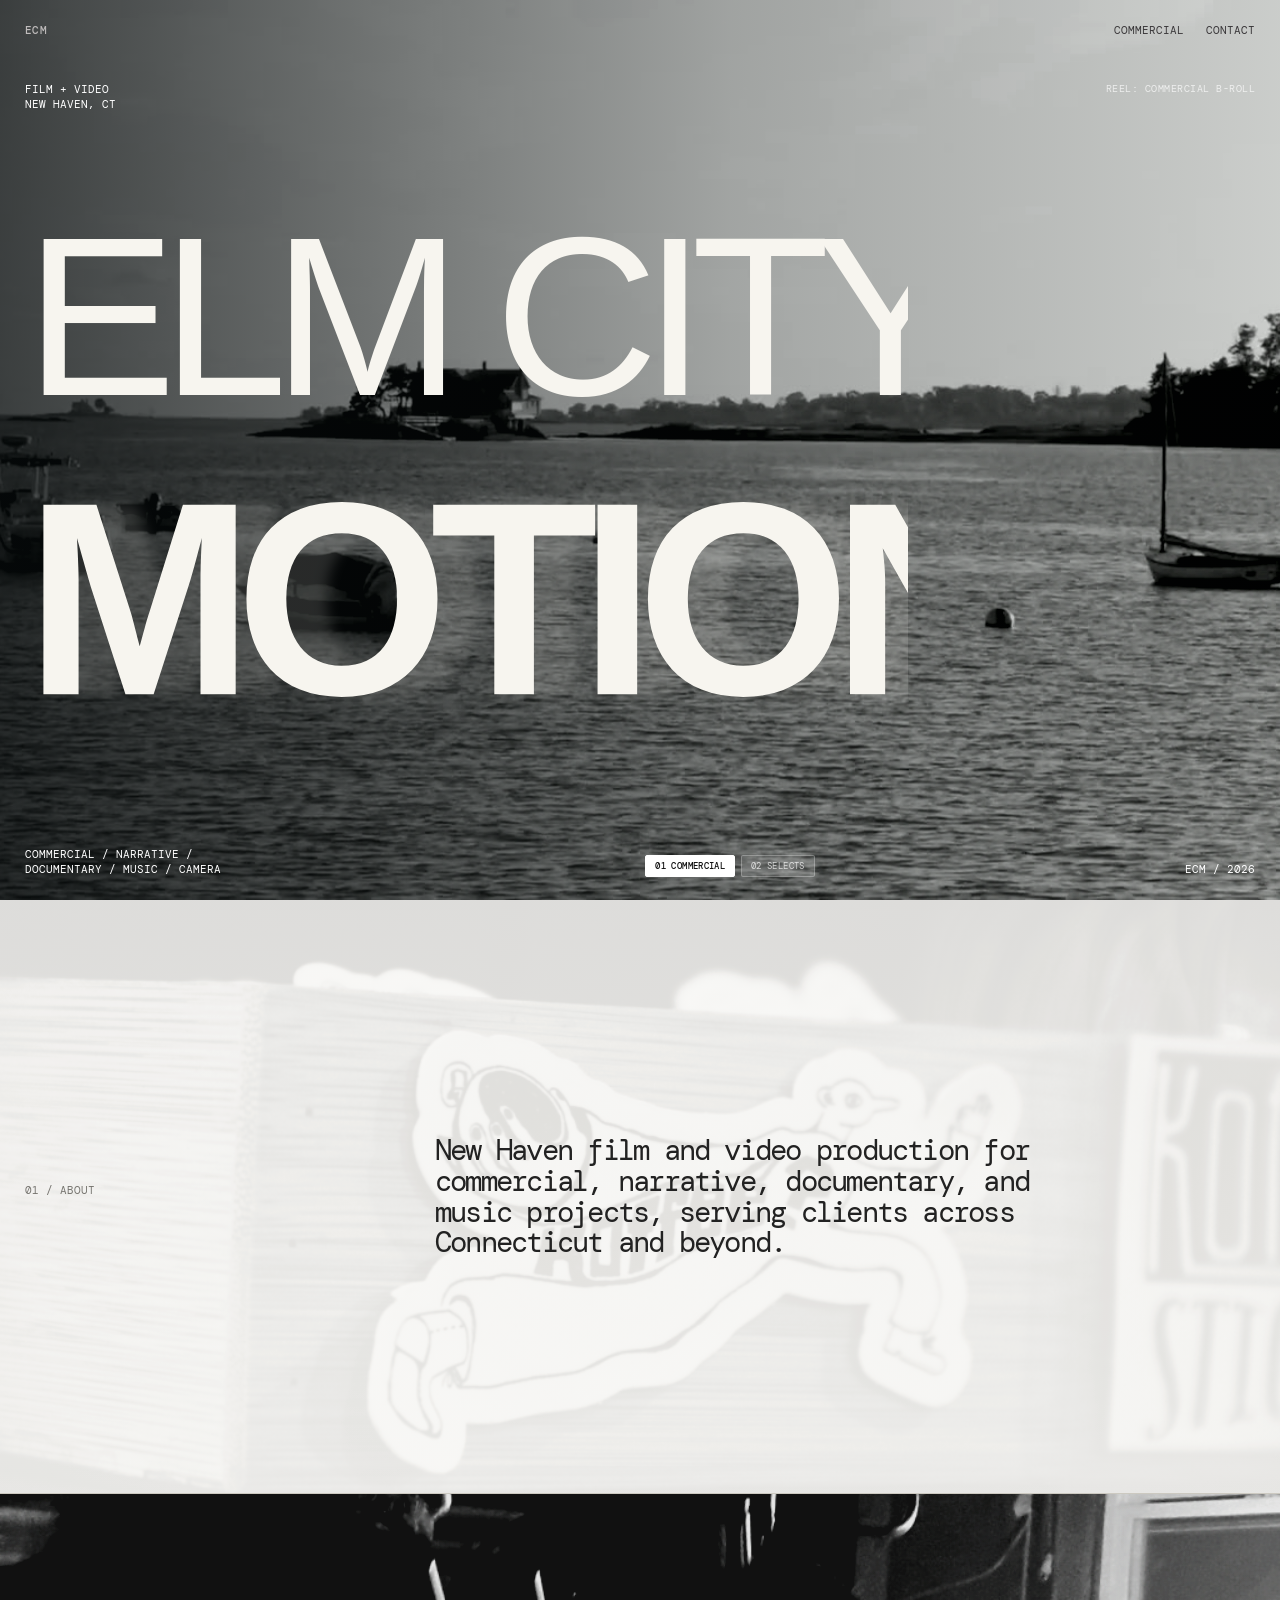
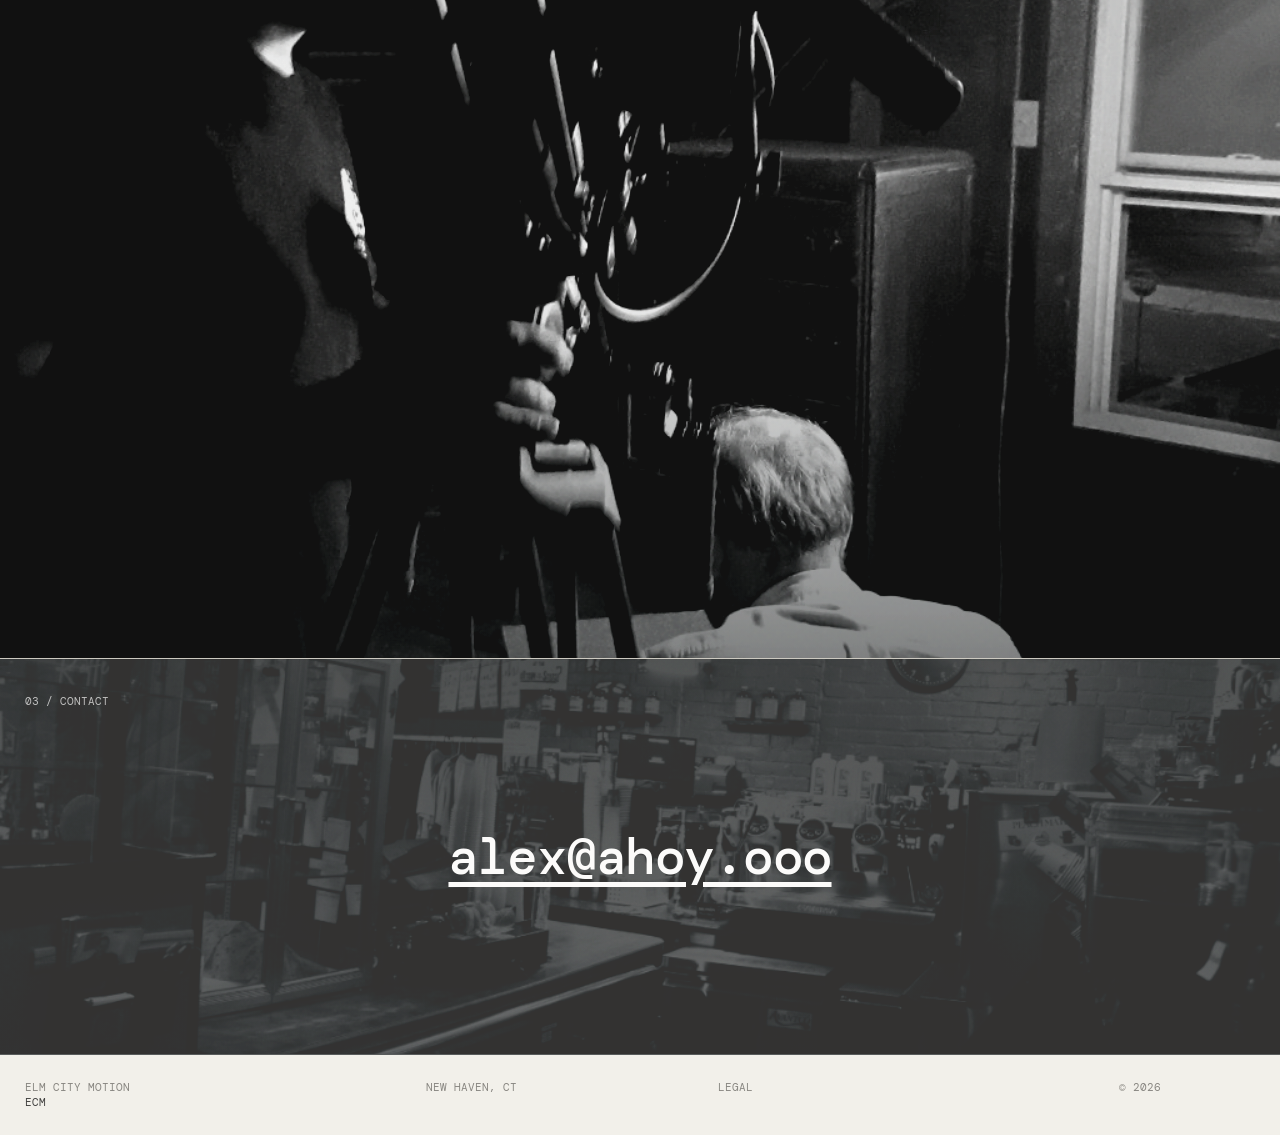
<file: index.html>
<!doctype html>
<html lang="en">
  <head>
    <meta charset="UTF-8" />
    <meta name="viewport" content="width=device-width, initial-scale=1.0" />
    <meta name="description" content="Elm City Motion is a New Haven, Connecticut film and video production studio creating commercial, narrative, documentary, and music films for clients across Connecticut and beyond." />
    <meta name="theme-color" content="#080808" />
    <link rel="canonical" href="https://www.elmcitymotion.com/" />
    <meta property="og:type" content="website" />
    <meta property="og:site_name" content="Elm City Motion" />
    <meta property="og:title" content="New Haven Film &amp; Video Production | Elm City Motion" />
    <meta property="og:description" content="New Haven film and video production for commercial, narrative, documentary, and music projects." />
    <meta property="og:url" content="https://www.elmcitymotion.com/" />
    <meta property="og:image" content="https://www.elmcitymotion.com/assets/ecm-commercial-reel-poster.jpg" />
    <meta name="twitter:card" content="summary_large_image" />
    <title>New Haven Film &amp; Video Production | Elm City Motion</title>
    <script type="application/ld+json">
      {
        "@context": "https://schema.org",
        "@graph": [
          {
            "@type": "WebSite",
            "@id": "https://www.elmcitymotion.com/#website",
            "url": "https://www.elmcitymotion.com/",
            "name": "Elm City Motion",
            "alternateName": "ECM",
            "inLanguage": "en-US",
            "publisher": { "@id": "https://www.elmcitymotion.com/#organization" }
          },
          {
            "@type": "Organization",
            "@id": "https://www.elmcitymotion.com/#organization",
            "name": "Elm City Motion",
            "alternateName": "ECM",
            "url": "https://www.elmcitymotion.com/",
            "logo": "https://www.elmcitymotion.com/assets/ecm-wordmark-print.svg",
            "email": "alex@ahoy.ooo",
            "description": "New Haven, Connecticut film and video production studio creating commercial, narrative, documentary, and music films.",
            "areaServed": [
              { "@type": "City", "name": "New Haven" },
              { "@type": "AdministrativeArea", "name": "Connecticut" }
            ]
          }
        ]
      }
    </script>
    <link rel="preconnect" href="https://fonts.googleapis.com" />
    <link rel="preconnect" href="https://fonts.gstatic.com" crossorigin />
    <link href="https://fonts.googleapis.com/css2?family=DM+Mono:wght@400;500&family=Oswald:wght@500;600;700&display=swap" rel="stylesheet" />
    <link rel="stylesheet" href="styles.css" />
  </head>
  <body>
    <header class="site-header">
      <a class="monogram" href="#top" aria-label="Elm City Motion home">ECM</a>
      <nav aria-label="Primary navigation">
        <a href="reel.html">Commercial</a>
        <a href="#contact">Contact</a>
      </nav>
    </header>

    <main id="top">
      <section class="hero" aria-labelledby="site-title">
        <div class="hero-image" role="img" aria-label="Elm City Motion Showreel">
          <div class="hero-video-layer is-active" data-label="Reel: Commercial B-Roll">
            <video class="hero-video-element" autoplay muted loop playsinline poster="assets/ecm-commercial-reel-poster.jpg">
              <source src="assets/ecm-commercial-reel.mp4" type="video/mp4" />
            </video>
          </div>
          <div class="hero-video-layer" data-label="Reel: Selects &amp; Rough Cuts">
            <video class="hero-video-element" muted loop playsinline preload="auto" poster="assets/ecm-selects-reel-poster.jpg">
              <source src="assets/ecm-selects-reel.mp4" type="video/mp4" />
            </video>
          </div>
          <div class="hero-video-overlay"></div>
        </div>
        <div class="hero-top-bar">
          <p class="hero-meta hero-meta--top">Film + Video<br />New Haven, CT</p>
          <div class="hero-loc-indicator" id="hero-loc-tag">Reel: Commercial B-Roll</div>
        </div>
        <h1 id="site-title" class="wordmark"><img src="assets/ecm-wordmark.svg" alt="Elm City Motion" /></h1>
        <div class="hero-bottom">
          <p>Commercial / Narrative / Documentary / Music / Camera</p>
          <div class="hero-bg-selector" aria-label="Select reel">
            <div class="bg-selector-pills">
              <button type="button" class="loc-pill hero-reel-pill is-active" data-index="0">01 Commercial</button>
              <button type="button" class="loc-pill hero-reel-pill" data-index="1">02 Selects</button>
            </div>
          </div>
          <p>ECM / 2026</p>
        </div>
      </section>

      <section class="statement" id="about" data-fade>
        <div class="statement-bg" aria-hidden="true"></div>
        <div class="statement-inner">
          <p class="eyebrow">01 / About</p>
          <div class="statement-copy">
            <p>New Haven film and video production for commercial, narrative, documentary, and music projects, serving clients across Connecticut and beyond.</p>
          </div>
        </div>
      </section>

      <section class="stills-section" id="stills" aria-label="Production Stills" data-fade>
        <div class="stills-viewer">
          <div class="stills-bg is-active" style="background-image: linear-gradient(180deg, rgba(6,10,11,.15) 0%, rgba(6,10,11,.1) 50%, rgba(6,10,11,.55) 100%), url('assets/nh-bts-camera.jpg');"></div>
          <div class="stills-bg" style="background-image: linear-gradient(180deg, rgba(6,10,11,.15) 0%, rgba(6,10,11,.1) 50%, rgba(6,10,11,.55) 100%), url('assets/nh-koffee-counter.jpg');"></div>
          <div class="stills-bg" style="background-image: linear-gradient(180deg, rgba(6,10,11,.15) 0%, rgba(6,10,11,.1) 50%, rgba(6,10,11,.55) 100%), url('assets/nh-koffee-interior.jpg');"></div>
          <div class="stills-bg" style="background-image: linear-gradient(180deg, rgba(6,10,11,.15) 0%, rgba(6,10,11,.1) 50%, rgba(6,10,11,.55) 100%), url('assets/nh-koffee-espresso.jpg');"></div>
          <div class="stills-bg" style="background-image: linear-gradient(180deg, rgba(6,10,11,.15) 0%, rgba(6,10,11,.1) 50%, rgba(6,10,11,.55) 100%), url('assets/nh-koffee-cup.jpg');"></div>
          <div class="stills-bg" style="background-image: linear-gradient(180deg, rgba(6,10,11,.15) 0%, rgba(6,10,11,.1) 50%, rgba(6,10,11,.55) 100%), url('assets/nh-koffee-sticker.jpg');"></div>
        </div>
      </section>

      <section class="contact" id="contact" aria-labelledby="contact-heading" data-fade>
        <div class="contact-image" aria-hidden="true">
          <div class="contact-bg is-active" style="background-image: linear-gradient(180deg, rgba(6,10,11,.82) 0%, rgba(6,10,11,.72) 100%), url('assets/nh-koffee-espresso.jpg');"></div>
          <div class="contact-bg" style="background-image: linear-gradient(180deg, rgba(6,10,11,.82) 0%, rgba(6,10,11,.72) 100%), url('assets/nh-bts-camera.jpg');"></div>
        </div>
        <div class="contact-top">
          <p class="eyebrow">03 / Contact</p>
        </div>
        <div class="contact-body">
          <a class="contact-email" id="contact-heading" href="mailto:alex@ahoy.ooo">alex@ahoy.ooo</a>
        </div>
        <div class="contact-bottom" aria-hidden="true"></div>
      </section>
    </main>

    <footer data-fade>
      <p>Elm City Motion<br /><span>ECM</span></p>
      <p>New Haven, CT</p>
      <p><a href="legal.html">Legal</a></p>
      <p>© 2026</p>
    </footer>
    <script defer src="assets/anime.min.js"></script>
    <script defer src="scripts.js"></script>
  </body>
</html>
</file>
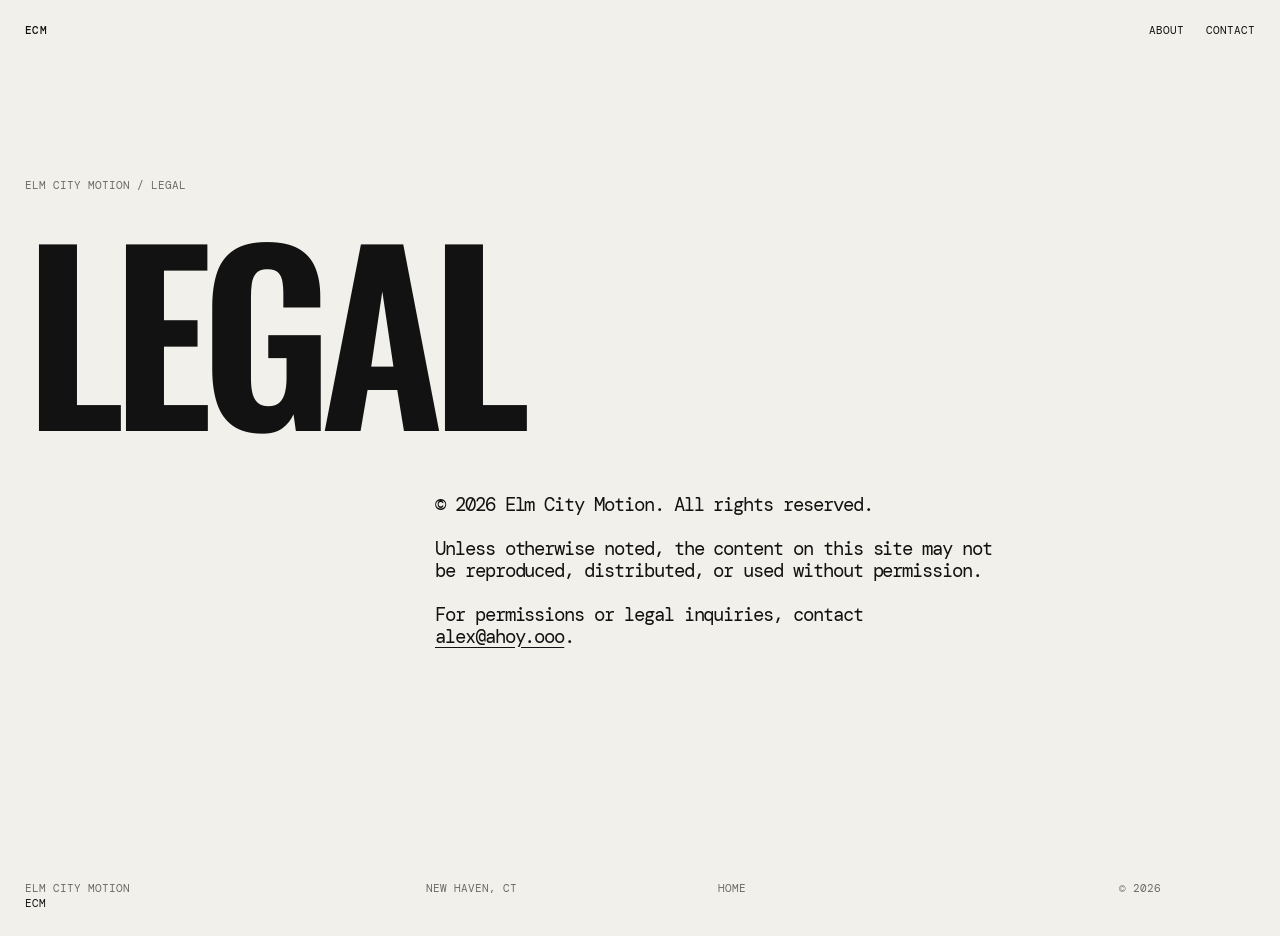
<file: legal.html>
<!doctype html>
<html lang="en">
  <head>
    <meta charset="UTF-8" />
    <meta name="viewport" content="width=device-width, initial-scale=1.0" />
    <meta name="description" content="Legal information for Elm City Motion." />
    <title>Legal — Elm City Motion</title>
    <link rel="canonical" href="https://www.elmcitymotion.com/legal.html" />
    <link rel="preconnect" href="https://fonts.googleapis.com" />
    <link rel="preconnect" href="https://fonts.gstatic.com" crossorigin />
    <link href="https://fonts.googleapis.com/css2?family=DM+Mono:wght@400;500&family=Oswald:wght@500;600;700&display=swap" rel="stylesheet" />
    <link rel="stylesheet" href="styles.css" />
  </head>
  <body>
    <header class="site-header site-header--light">
      <a class="monogram" href="index.html" aria-label="Elm City Motion home">ECM</a>
      <nav aria-label="Primary navigation"><a href="index.html#about">About</a><a href="index.html#contact">Contact</a></nav>
    </header>
    <main class="legal-page" data-fade>
      <p class="eyebrow">Elm City Motion / Legal</p>
      <h1>Legal</h1>
      <div class="legal-copy">
        <p>© 2026 Elm City Motion. All rights reserved.</p>
        <p>Unless otherwise noted, the content on this site may not be reproduced, distributed, or used without permission.</p>
        <p>For permissions or legal inquiries, contact <a href="mailto:alex@ahoy.ooo">alex@ahoy.ooo</a>.</p>
      </div>
    </main>
    <footer data-fade>
      <p>Elm City Motion<br /><span>ECM</span></p>
      <p>New Haven, CT</p>
      <p><a href="index.html">Home</a></p>
      <p>© 2026</p>
    </footer>
    <script defer src="assets/anime.min.js"></script>
    <script defer src="scripts.js"></script>
  </body>
</html>
</html>
</file>
<file: styles.css>
:root { --paper:#f2f0ea; --ink:#121212; --muted:#6d6b66; --line:#c9c6bd; --acid:#d8ee32; }
* { box-sizing:border-box; }
html { scroll-behavior:smooth; }
body { margin:0; overflow-x:hidden; background:var(--paper); color:var(--ink); font-family:"DM Mono", monospace; font-size:11px; line-height:1.35; text-transform:uppercase; }
a { color:inherit; text-decoration:none; }
.site-header { position:absolute; z-index:2; top:0; left:0; right:0; display:flex; justify-content:space-between; padding:23px 25px; color:#fff; mix-blend-mode:difference; }
.site-header--light { position:relative; color:var(--ink); mix-blend-mode:normal; }
.monogram { font-weight:500; letter-spacing:.04em; }
nav { display:flex; gap:22px; }
nav a:hover, .project a:hover, .contact a:hover { text-decoration:underline; text-underline-offset:4px; }
.hero { height:100svh; min-height:650px; position:relative; display:grid; grid-template-rows:auto 1fr auto; padding:82px 25px 23px; overflow:hidden; background:#14191b; color:white; }
.hero-image { position:absolute; inset:0; }
.hero-video-layer { position:absolute; inset:0; opacity:0; transition:opacity 1.2s cubic-bezier(0.4, 0, 0.2, 1); pointer-events:none; }
.hero-video-layer.is-active { opacity:1; pointer-events:auto; }
.hero-bg { position:absolute; inset:0; background-position:center; background-size:cover; filter:saturate(.78) contrast(1.08); opacity:0; transition:opacity 1s cubic-bezier(0.4, 0, 0.2, 1), transform 9s cubic-bezier(0.2, 0.8, 0.2, 1); transform:scale(1.04); pointer-events:none; }
.hero-bg.is-active { opacity:1; transform:scale(1); }
.hero-video-bg { overflow:hidden; }
.hero-video-element { position:absolute; inset:0; width:100%; height:100%; object-fit:cover; object-position:center; filter:saturate(.85) contrast(1.1); }
.hero-video-overlay { position:absolute; inset:0; background:linear-gradient(90deg, rgba(6,10,11,.76) 0%, rgba(6,10,11,.32) 57%, rgba(6,10,11,.15)); pointer-events:none; z-index:1; }
.hero::after { content:""; position:absolute; inset:0; opacity:.28; pointer-events:none; background-image:url("data:image/svg+xml,%3Csvg viewBox='0 0 170 170' xmlns='http://www.w3.org/2000/svg'%3E%3Cfilter id='n'%3E%3CfeTurbulence type='fractalNoise' baseFrequency='.95' numOctaves='3' stitchTiles='stitch'/%3E%3C/filter%3E%3Crect width='100%25' height='100%25' filter='url(%23n)' opacity='.35'/%3E%3C/svg%3E"); mix-blend-mode:soft-light; }
.hero > *:not(.hero-image) { position:relative; z-index:1; }
.motion-ready [data-fade] { opacity:0; }
.hero-top-bar { display:flex; justify-content:space-between; align-items:flex-start; }
.hero-meta { margin:0; align-self:start; }
.hero-loc-indicator { font-size:10px; color:rgba(255,255,255,0.72); letter-spacing:.05em; transition:opacity .3s ease; }
h1,h2,h3 { font-family:Oswald, Impact, sans-serif; font-weight:600; line-height:.8; letter-spacing:-.055em; margin:0; }
.wordmark { align-self:center; width:min(69vw, 1040px); }
.wordmark img { display:block; width:100%; height:auto; }
@media print { .hero { color:#111; background:#fff; min-height:auto; } .hero-image,.site-header,.hero-meta,.hero-bottom,.hero-top-bar { display:none; } .wordmark img { filter:invert(1); } }
.hero-bottom { display:flex; align-items:end; justify-content:space-between; gap:20px; }
.hero-bottom p { margin:0; max-width:250px; }
.hero-bg-selector { display:flex; flex-direction:column; gap:6px; align-items:center; }
.bg-selector-label { font-size:9px; color:rgba(255,255,255,0.6); letter-spacing:.05em; }
.bg-selector-pills { display:flex; gap:6px; flex-wrap:wrap; justify-content:center; }
.loc-pill { background:rgba(255,255,255,0.12); color:rgba(255,255,255,0.75); border:1px solid rgba(255,255,255,0.25); font-family:inherit; font-size:9px; padding:4px 9px; border-radius:2px; cursor:pointer; text-transform:uppercase; letter-spacing:.04em; transition:all .2s ease; }
.loc-pill:hover { background:rgba(255,255,255,0.22); color:#fff; border-color:rgba(255,255,255,0.45); }
.loc-pill.is-active { background:#fff; color:#121212; border-color:#fff; font-weight:500; }
.eyebrow { color:var(--muted); margin:0; }
.statement { position:relative; min-height:66vh; padding:35px 25px; display:flex; align-items:center; border-bottom:1px solid var(--line); overflow:hidden; }
.statement-bg { position:absolute; inset:0; width:100%; height:100%; background:linear-gradient(rgba(242,240,234,0.88), rgba(242,240,234,0.92)), url("assets/nh-koffee-interior.jpg") center/cover; filter:saturate(0.4) contrast(1.08); pointer-events:none; z-index:0; }
.statement-inner { position:relative; z-index:1; width:100%; display:grid; grid-template-columns:1fr 2fr; align-items:center; }
.statement-copy { max-width:610px; font-size:clamp(18px,2.3vw,31px); letter-spacing:-.06em; line-height:1.04; text-transform:none; }
.statement p { margin:0 0 1.1em; }
.statement-copy p { margin:0; }
.statement .eyebrow { font-size:11px; text-transform:uppercase; letter-spacing:0; }
.stills-section { position:relative; min-height:85vh; display:flex; flex-direction:column; background:#0e1113; color:white; border-bottom:1px solid var(--line); overflow:hidden; }
.stills-viewer { position:relative; flex:1; min-height:550px; overflow:hidden; }
.stills-bg { position:absolute; inset:0; background-position:center; background-size:cover; filter:saturate(.85) contrast(1.12); opacity:0; transition:opacity .9s cubic-bezier(0.4, 0, 0.2, 1), transform 9s cubic-bezier(0.2, 0.8, 0.2, 1); transform:scale(1.03); pointer-events:none; }
.stills-bg.is-active { opacity:1; transform:scale(1); }
.stills-section::after { content:""; position:absolute; inset:0; opacity:.25; pointer-events:none; background-image:url("data:image/svg+xml,%3Csvg viewBox='0 0 170 170' xmlns='http://www.w3.org/2000/svg'%3E%3Cfilter id='n'%3E%3CfeTurbulence type='fractalNoise' baseFrequency='.95' numOctaves='3' stitchTiles='stitch'/%3E%3C/filter%3E%3Crect width='100%25' height='100%25' filter='url(%23n)' opacity='.35'/%3E%3C/svg%3E"); mix-blend-mode:soft-light; }

.contact { position:relative; min-height:44vh; background:#14191b; color:white; padding:35px 25px; display:flex; flex-direction:column; justify-content:space-between; overflow:hidden; border-bottom:1px solid rgba(255,255,255,0.12); }
.contact-image { position:absolute; inset:0; width:100%; height:100%; }
.contact-bg { position:absolute; inset:0; width:100%; height:100%; background-position:center; background-size:cover; filter:saturate(.78) contrast(1.12); opacity:0; transition:opacity 1s cubic-bezier(0.4, 0, 0.2, 1), transform 9s cubic-bezier(0.2, 0.8, 0.2, 1); transform:scale(1.04); pointer-events:none; }
.contact-bg.is-active { opacity:1; transform:scale(1); }
.contact::after { content:""; position:absolute; inset:0; opacity:.28; pointer-events:none; background-image:url("data:image/svg+xml,%3Csvg viewBox='0 0 170 170' xmlns='http://www.w3.org/2000/svg'%3E%3Cfilter id='n'%3E%3CfeTurbulence type='fractalNoise' baseFrequency='.95' numOctaves='3' stitchTiles='stitch'/%3E%3C/filter%3E%3Crect width='100%25' height='100%25' filter='url(%23n)' opacity='.35'/%3E%3C/svg%3E"); mix-blend-mode:soft-light; }
.contact > *:not(.contact-image) { position:relative; z-index:1; }
.contact .eyebrow { color:rgba(255,255,255,0.7); }
.contact-top { width:100%; }
.contact-body { flex:1; display:flex; justify-content:center; align-items:center; text-align:center; padding:24px 0; }
.contact-email { font-family:"DM Mono", monospace; font-size:clamp(22px, 4vw, 52px); font-weight:500; letter-spacing:-.03em; color:#fff; text-decoration:underline; text-underline-offset:8px; text-transform:lowercase; transition:opacity .2s ease, transform .2s ease; display:inline-block; }
.contact-email:hover { opacity:.75; transform:scale(1.02); }
.contact-bottom { width:100%; height:14px; }
footer { display:grid; grid-template-columns:1.4fr 1fr 1.4fr .5fr; gap:20px; padding:25px; color:var(--muted); }
footer p { margin:0; } footer span, footer a:hover { color:var(--ink); }
.legal-page { min-height:calc(100vh - 105px); padding:13vh 25px 80px; }
.legal-page h1 { font-size:clamp(100px, 18vw, 290px); margin:42px 0 75px; }
.legal-copy { max-width:570px; margin-left:33.333%; font-size:clamp(16px,1.5vw,22px); line-height:1.14; letter-spacing:-.055em; text-transform:none; }
.legal-copy p { margin:0 0 1.15em; }
.legal-copy a { text-decoration:underline; text-underline-offset:4px; }
.reel-page { min-height:100vh; overflow:hidden; background:#080808; color:#fff; }
.reel-screen { position:relative; isolation:isolate; min-height:100svh; display:flex; flex-direction:column; justify-content:space-between; padding:27px 30px 22px; overflow:hidden; background:#080808; }
.reel-backdrop { position:absolute; z-index:-2; inset:-5%; width:110%; height:110%; object-fit:cover; filter:grayscale(1) blur(22px) brightness(.28); transform:scale(1.04); }
.reel-wash { position:absolute; z-index:-1; inset:0; background:radial-gradient(ellipse at center,rgba(0,0,0,.16),rgba(0,0,0,.65)),linear-gradient(180deg,rgba(0,0,0,.28),transparent 24%,transparent 72%,rgba(0,0,0,.42)); }
.reel-header,.reel-footer { display:flex; align-items:center; justify-content:space-between; position:relative; z-index:2; }
.reel-back { color:rgba(255,255,255,.74); font-size:10px; letter-spacing:.08em; transition:color .2s ease; }
.reel-back span { margin-right:9px; font-size:15px; vertical-align:-1px; }
.reel-back:hover,.reel-footer a:hover { color:#fff; }
.reel-watermark { font-family:Oswald,Impact,sans-serif; font-size:30px; font-weight:600; letter-spacing:-.07em; line-height:1; text-shadow:0 1px 18px rgba(255,255,255,.2); }
.reel-watermark span { font:8px "DM Mono",monospace; vertical-align:top; margin-left:3px; letter-spacing:0; }
.reel-stage { width:min(1100px, 86vw); margin:auto; padding:42px 0; }
.reel-heading,.reel-caption { display:flex; justify-content:space-between; gap:20px; color:rgba(255,255,255,.66); font-size:9px; letter-spacing:.1em; }
.reel-heading { margin-bottom:13px; }
.reel-caption { margin-top:13px; }
.reel-frame { position:relative; overflow:hidden; background:#101010; box-shadow:0 25px 110px rgba(0,0,0,.65); }
.reel-feature { display:block; width:100%; height:auto; max-height:70svh; aspect-ratio:1920 / 804; object-fit:contain; background:#050505; filter:grayscale(1) contrast(1.04); cursor:pointer; }
.reel-frame:fullscreen { display:grid; place-items:center; background:#050505; }
.reel-frame:fullscreen .reel-feature { width:100%; height:100%; max-height:none; aspect-ratio:auto; object-fit:contain; }
.reel-center-play { position:absolute; left:50%; top:50%; transform:translate(-50%,-50%); width:66px; height:66px; display:grid; place-items:center; padding:0 0 0 4px; color:#fff; border:1px solid rgba(255,255,255,.6); border-radius:50%; background:rgba(255,255,255,.12); backdrop-filter:blur(14px) saturate(140%); -webkit-backdrop-filter:blur(14px) saturate(140%); box-shadow:inset 0 1px rgba(255,255,255,.18),0 8px 30px rgba(0,0,0,.18); font:17px "DM Mono",monospace; cursor:pointer; transition:opacity .3s ease, background .2s ease, transform .2s ease; }
.reel-center-play:hover { background:rgba(255,255,255,.22); transform:translate(-50%,-50%) scale(1.05); }
.reel-center-play:focus-visible,.reel-control-button:focus-visible,.reel-seek:focus-visible { outline:1px solid #fff; outline-offset:3px; }
.reel-frame.is-playing .reel-center-play { opacity:0; pointer-events:none; }
.reel-controls { position:absolute; left:14px; right:14px; bottom:13px; display:grid; grid-template-columns:30px minmax(40px,1fr) 30px 30px; align-items:center; gap:10px; min-height:42px; padding:0 11px; color:#fff; border:1px solid rgba(255,255,255,.2); border-radius:7px; background:rgba(20,20,20,.28); backdrop-filter:blur(18px) saturate(135%); -webkit-backdrop-filter:blur(18px) saturate(135%); box-shadow:inset 0 1px rgba(255,255,255,.1),0 5px 22px rgba(0,0,0,.14); opacity:.78; transition:opacity .25s ease, background .25s ease; }
.reel-frame:hover .reel-controls,.reel-frame:focus-within .reel-controls { opacity:1; background:rgba(20,20,20,.38); }
.reel-control-button { display:grid; place-items:center; width:28px; height:28px; padding:0; color:rgba(255,255,255,.88); border:0; border-radius:50%; background:transparent; font:12px "DM Mono",monospace; cursor:pointer; transition:color .2s ease,background .2s ease; }
.reel-control-button:hover { color:#fff; background:rgba(255,255,255,.14); }
.reel-seek { width:100%; height:24px; margin:0; padding:0 2px; appearance:none; -webkit-appearance:none; background:transparent; cursor:grab; }
.reel-seek:active { cursor:grabbing; }
.reel-seek::-webkit-slider-runnable-track { height:3px; border-radius:9px; background:linear-gradient(90deg,#fff 0%,#d8d8d8 var(--progress,0%),rgba(255,255,255,.22) var(--progress,0%),rgba(255,255,255,.22) 100%); box-shadow:0 0 8px rgba(255,255,255,.14); }
.reel-seek::-moz-range-track { height:3px; border-radius:9px; background:rgba(255,255,255,.22); box-shadow:0 0 8px rgba(255,255,255,.14); }
.reel-seek::-moz-range-progress { height:3px; border-radius:9px; background:linear-gradient(90deg,#fff,#d8d8d8); box-shadow:0 0 8px rgba(255,255,255,.38); }
.reel-seek::-webkit-slider-thumb { width:15px; height:15px; margin-top:-6px; appearance:none; -webkit-appearance:none; border:1px solid rgba(255,255,255,.98); border-radius:50%; background:radial-gradient(circle at 34% 28%,#fff 0 24%,rgba(255,255,255,.94) 27% 51%,rgba(255,255,255,.55) 72%); box-shadow:0 0 0 4px rgba(255,255,255,.2),0 0 15px rgba(255,255,255,.88),inset 0 1px 2px rgba(255,255,255,.8); transition:transform .2s cubic-bezier(.2,.8,.2,1),box-shadow .2s ease; }
.reel-seek::-moz-range-thumb { width:15px; height:15px; border:1px solid rgba(255,255,255,.98); border-radius:50%; background:radial-gradient(circle at 34% 28%,#fff 0 24%,rgba(255,255,255,.94) 27% 51%,rgba(255,255,255,.55) 72%); box-shadow:0 0 0 4px rgba(255,255,255,.2),0 0 15px rgba(255,255,255,.88),inset 0 1px 2px rgba(255,255,255,.8); transition:transform .2s cubic-bezier(.2,.8,.2,1),box-shadow .2s ease; }
.reel-seek:hover::-webkit-slider-thumb,.reel-seek:focus-visible::-webkit-slider-thumb { transform:scale(1.35); box-shadow:0 0 0 5px rgba(255,255,255,.13),0 0 18px rgba(255,255,255,.7); }
.reel-seek:hover::-moz-range-thumb,.reel-seek:focus-visible::-moz-range-thumb { transform:scale(1.35); box-shadow:0 0 0 5px rgba(255,255,255,.13),0 0 18px rgba(255,255,255,.7); }
.reel-footer { color:rgba(255,255,255,.52); font-size:9px; letter-spacing:.08em; }
.reel-footer a { color:rgba(255,255,255,.82); transition:color .2s ease; }
@media (max-width:700px) {
  .reel-screen { padding:18px 17px 17px; }
  .reel-stage { width:100%; padding:30px 0; }
  .reel-heading,.reel-caption { font-size:8px; letter-spacing:.06em; }
  .reel-feature { max-height:62svh; }
  .reel-watermark { font-size:27px; }
  .reel-center-play { width:54px; height:54px; font-size:15px; }
  .reel-controls { left:7px; right:7px; bottom:7px; min-height:38px; grid-template-columns:26px minmax(25px,1fr) 26px 26px; gap:5px; padding:0 7px; }
  .reel-control-button { width:25px; height:25px; }
}
@media (max-width:700px) { .site-header { padding:17px; } nav { gap:13px; font-size:9px; }.hero { min-height:100svh; padding:76px 17px 17px; }.hero-top-bar { flex-direction:column; gap:6px; }.hero-bg { background-position:62% center; }.hero-meta { font-size:9px; }.hero-loc-indicator { font-size:9px; }.wordmark { width:min(92vw,400px); }.hero-bottom { flex-direction:column; align-items:flex-start; font-size:8px; line-height:1.5; gap:16px; }.hero-bottom p:first-child { max-width:220px; }.hero-bg-selector { align-items:flex-start; width:100%; }.bg-selector-pills { justify-content:flex-start; }.loc-pill { font-size:8px; padding:3px 7px; }.statement { min-height:55vh; padding:25px 17px; }.statement-inner { grid-template-columns:1fr; gap:28px; }.statement-copy { font-size:clamp(21px,6.4vw,29px); }.stills-section { min-height:70vh; }.stills-viewer { min-height:420px; }.contact { min-height:36vh; padding:25px 17px; }.contact-email { font-size:clamp(18px, 6vw, 32px); } footer { grid-template-columns:1fr 1fr; padding:17px; gap:20px; }.legal-page { padding:70px 17px 55px; }.legal-page h1 { margin:42px 0 65px; }.legal-copy { margin-left:0; } }
</file>
